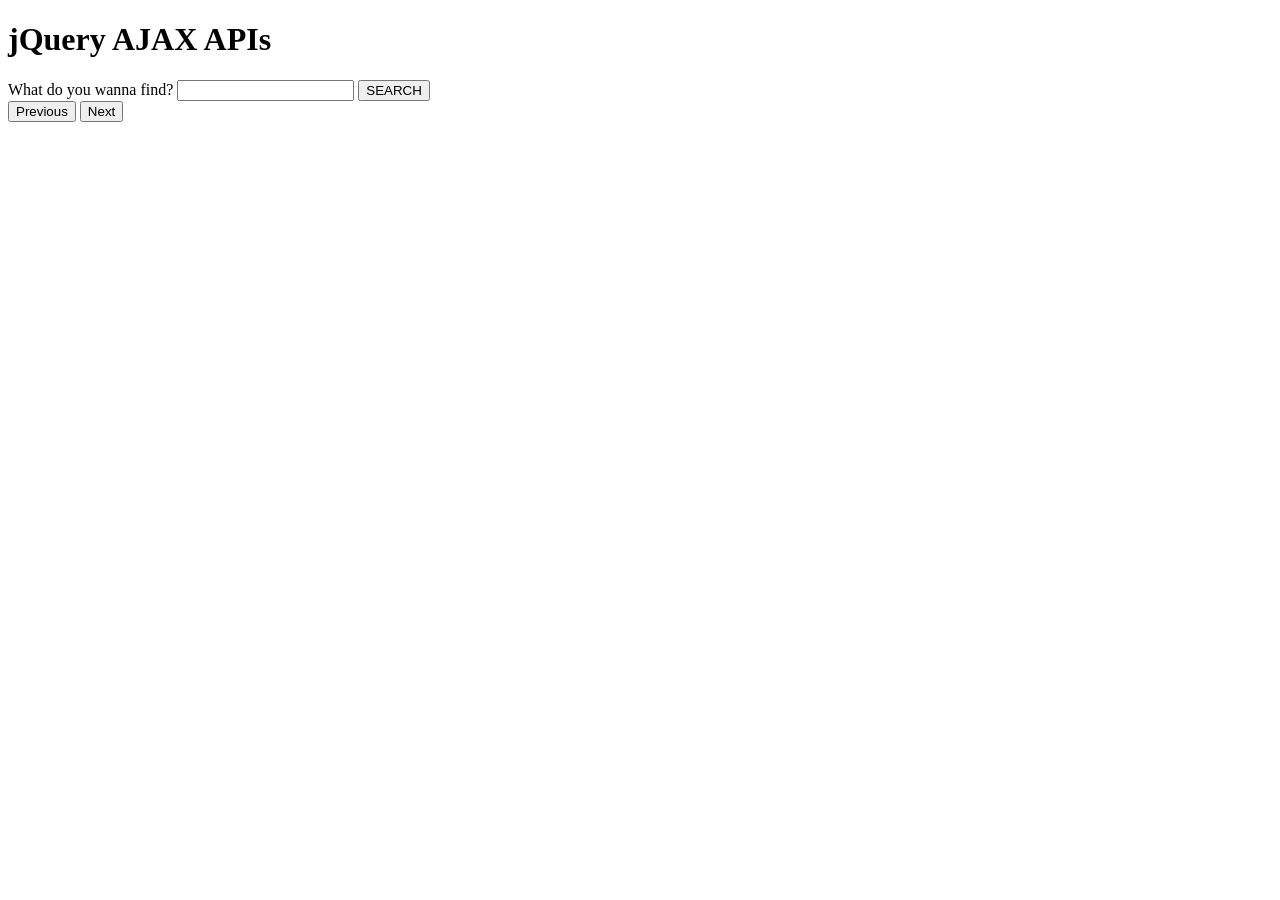
<file: ajaxapi/index.html>
<!DOCTYPE html>
<html lang="en">

<head>
    <meta charset="UTF-8">
    <title>jQury, AJAX & JSON</title>
</head>

<style>
    .popup{
        background-color: black;
        position:absolute;
        border:solid 2px white;
        width:600px;
        min-height: auto;
        z-index:5000;
        top: 100px;
        margin-left:auto;
        margin-right: auto;
        left:0;
        right: 0;
    }
    
    .overlayBg{
        background-color: #333;
        opacity:0.5;
        position: absolute;
        z-index: 1000;
        top:0px;
        left:0px;
        width:100%;
        min-height: 100%
    }
    
</style>

<body>
    <h1>jQuery AJAX APIs</h1>
    What do you wanna find?
    <input type="text" id="search" name="search">

    <button type="button" id="searchButton">SEARCH</button>
    <div class="buttonOptions">
        <input type="button" class="tokenClass" value="Previous">
        <input type="button" class="tokenClass" value="Next">
    </div>
    <div id="output"></div>
    <div class="overlayBg"></div>
    <div class="popup">
        
        <iframe width="560" height="315" src="https://www.youtube.com/embed/5dsGWM5XGdg" frameborder="0" allow="autoplay; encrypted-media" allowfullscreen></iframe>
    </div>

    <script src="https://ajax.googleapis.com/ajax/libs/jquery/3.3.1/jquery.min.js"></script>

    <script>
        var pageToken = {};
        $(document).ready(function() {
            $('.popup').hide()
            $('.overlayBg').hide()

            $('#searchButton').click(function() {
                searchYoutube();

            })
            $('.tokenClass').click(function() {
                pageToken.current = $(this).val() == 'Next' ? pageToken.nextPage : pageToken.prevPage;
                searchYoutube();
            })

            $('.overlayBg').click(function() {
                $('.popup').hide()
                $('.overlayBg').hide()

            })

            $('#output').on('click', '.thumbnail', function() {
                $('.popup').show()
                $('.overlayBg').show();
                $(window).scrollTop(0)
                $('.popup iframe').attr('src', 'https://www.youtube.com/embed/' + $(this).attr('videoID'));
            })
        })

        function searchYoutube() {

            $.ajax({
                url: 'https://www.googleapis.com/youtube/v3/search',
                dataType: 'json',
                type: 'GET',
                data: {
                    key: 'AIzaSyAdRBajkqcK6RYprQZ6OzNS5u7cffqZB6A',
                    q: $('#search').val(),
                    part: 'snippet',
                    maxResults: 5,
                    pageToken: pageToken.current //"CBkQAA"
                }
            }).done(function(data) {

                pageToken.nextPage = data.nextPageToken;
                pageToken.prevPage = data.prevPageToken;

                var html = "";
                $.each(data['items'], function(index, value) {
                    html += '<div><div class="title">' + value.snippet.title + '</div>';
                    html += '<div><div class="url"><a href="https://www.youtube.com/watch?v=' + value.id.videoId + ' " target="_blank">' + value.id.videoId + '</a></div>';
                    html += '<div><img class="thumbnail" src="' + value.snippet.thumbnails.medium.url + '"videoID="' + value.id.videoId + '" ></div>';
                    html += '</div>';
                    //                    console.log(value.snippet.title);
                    //                    console.log(value.id.videoId);
                    //                    console.log(value.snippet.thumbnails.medium.url);
                })
                $('#output').html(html);
            })

        }
    </script>
</body>

</html>
</file>
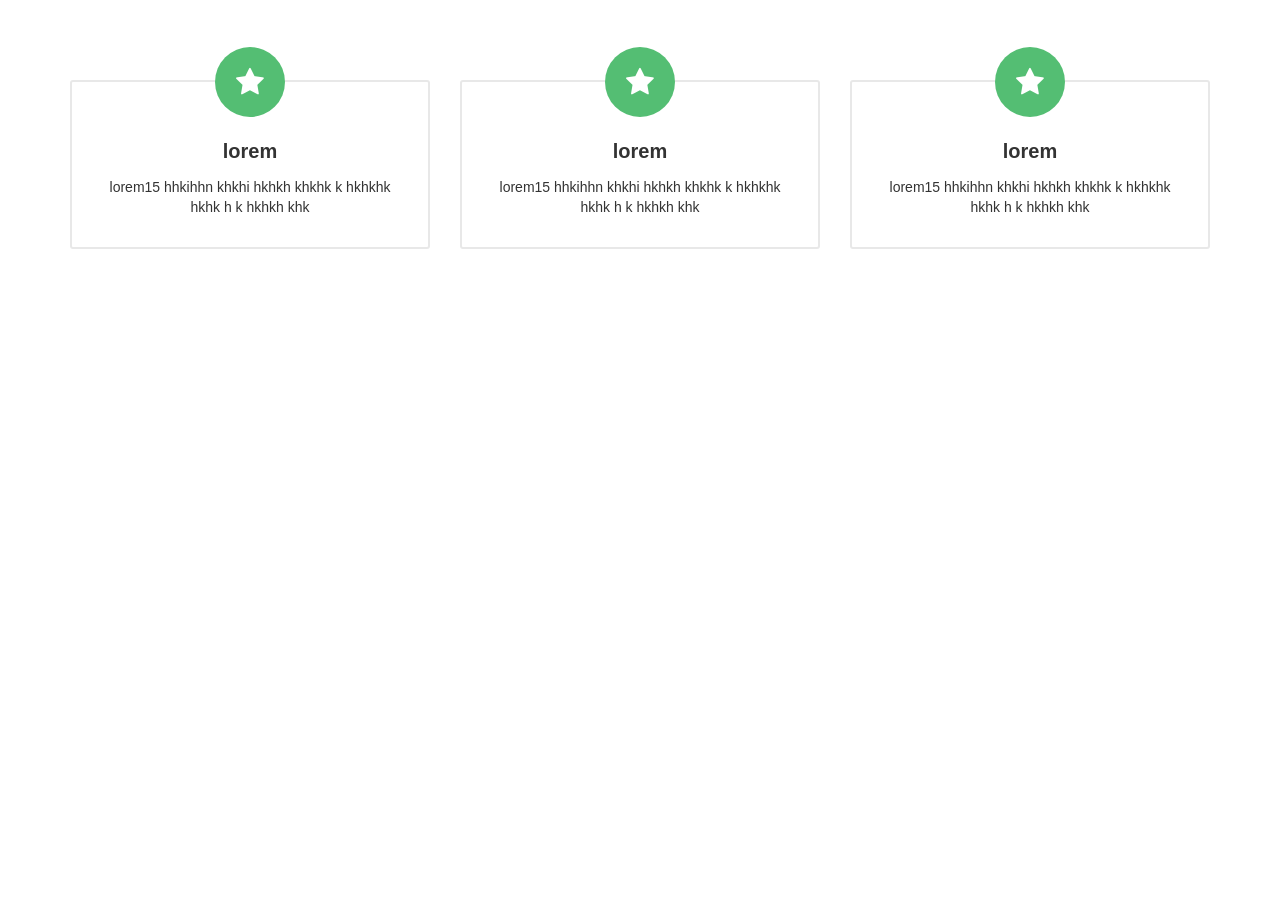
<file: class-one/index.html>
<!DOCTYPE html>
<html lang="en">
	<head>
		<meta charset="UTF-8">
		<title>Quickstart Pack</title>
		<link rel="stylesheet" type="text/css" href="assets/css/bootstrap.min.css">
		<link rel="stylesheet" type="text/css" href="assets/css/font-awesome.min.css">
		<link rel="stylesheet" type="text/css" href="assets/css/style.css">
		<script src="assets/js/jquery-1.12.4.min.js"></script>
	</head>

	<body>
		<script src="assets/js/bootstrap.min.js"></script>
		<div class="section-padding">
			<div class="container">
				<div class="row">
					<div class="col-md-4">
						<a class="single-service-box" href="">
							<i class="fa fa-star service-icon"></i>
							<h3>lorem</h3>
							<p>lorem15 hhkihhn khkhi hkhkh khkhk k hkhkhk  hkhk h k hkhkh khk</p>
						</a>
					</div>
					<div class="col-md-4">
						<div class="single-service-box" >
							<i class="fa fa-star service-icon"></i>
							<h3>lorem</h3>
							<p>lorem15 hhkihhn khkhi hkhkh khkhk k hkhkhk  hkhk h k hkhkh khk</p>
						</div>
					</div>
					<div class="col-md-4">
						<a class="single-service-box" href="">
							<i class="fa fa-star service-icon"></i>
							<h3>lorem</h3>
							<p>lorem15 hhkihhn khkhi hkhkh khkhk k hkhkhk  hkhk h k hkhkh khk</p>
						</a>
					</div>
				</div>
			</div>
		</div>

	</body>
</html>
</file>
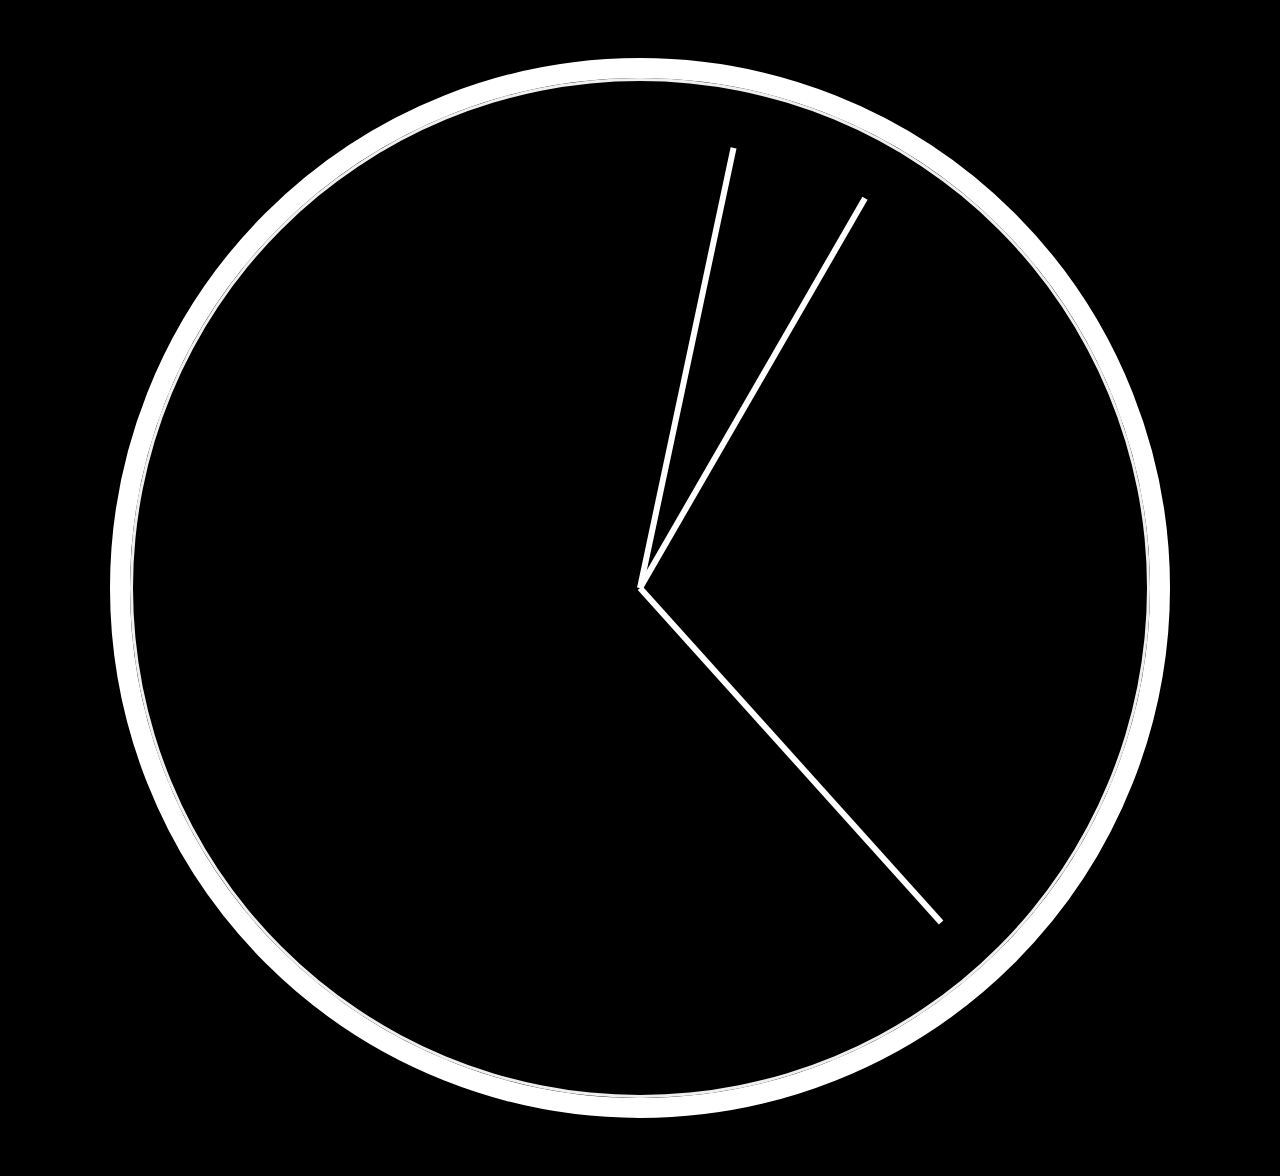
<file: clock/index.html>
<html>

<head>

	<title>JS30 | Proj2 | Clock</title>

	<link href="assets/style.css" rel=" stylesheet" type="text/css">

</head>

<body> 

	<div class="clock">

		<div class="clock-face">

			<div class="hand hour-hand"></div>
			<div class="hand min-hand"></div>
			<div class="hand second-hand"></div>

		</div>

	</div>

	<script src="assets/main.js"></script>

</body>

</html>
</file>
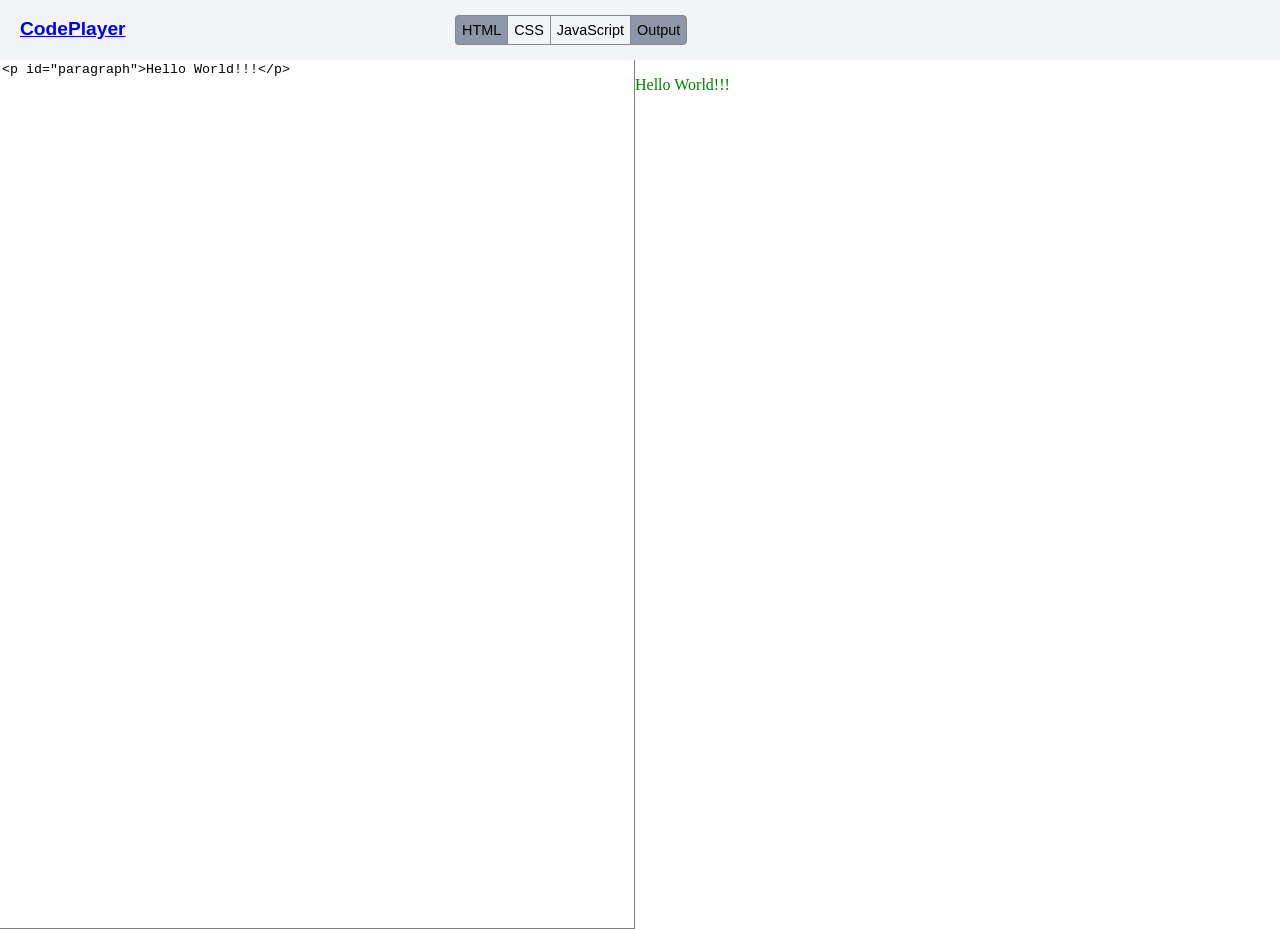
<file: CodePlayer/index.html>
<!DOCTYPE html>

<html lang="en">

<head>
    <meta charset="UTF-8">
    
    <title>CodePlayer</title>
    
    <script src="https://ajax.googleapis.com/ajax/libs/jquery/3.3.1/jquery.min.js"></script>
    
    <link rel="stylesheet" href="style.css" type="text/css">
    
</head>

<body>
   
    <header>
       
        <div id="logo" title="Write Code instantly"><a href="index.html">CodePlayer</a></div>
        
        <div id="buttonContainer">
            
            <div class="toggleButton active" id="html" title="Write HTML instatnly">HTML</div>
            
            <div class="toggleButton" id="css" title="Write CSS instatnly">CSS</div>
            
            <div class="toggleButton" id="javascript" title="Write JS instatnly">JavaScript</div>
            
            <div class="toggleButton active" id="output" title="See instat output">Output</div>
            
        </div>
        
    </header>
    
    <div id="bodyContainer">
        
        <textarea name="" id="htmlPanel" cols="50" class="panel"><p id="paragraph">Hello World!!!</p></textarea>
        
        <textarea name="" id="cssPanel" cols="50" class="panel hidden">p {color: green;}</textarea>
        
        <textarea name="" id="javascriptPanel" cols="50" class="panel hidden">//document.getElementById("paragraph").innerHTML="Hi World!!!";</textarea>
        
        <iframe src="" frameborder="0" id="outputPanel" class="panel"></iframe>
        
    </div>
    
    <script type="text/javascript" src="jquery.js"></script>
    
</body>

</html>
</file>
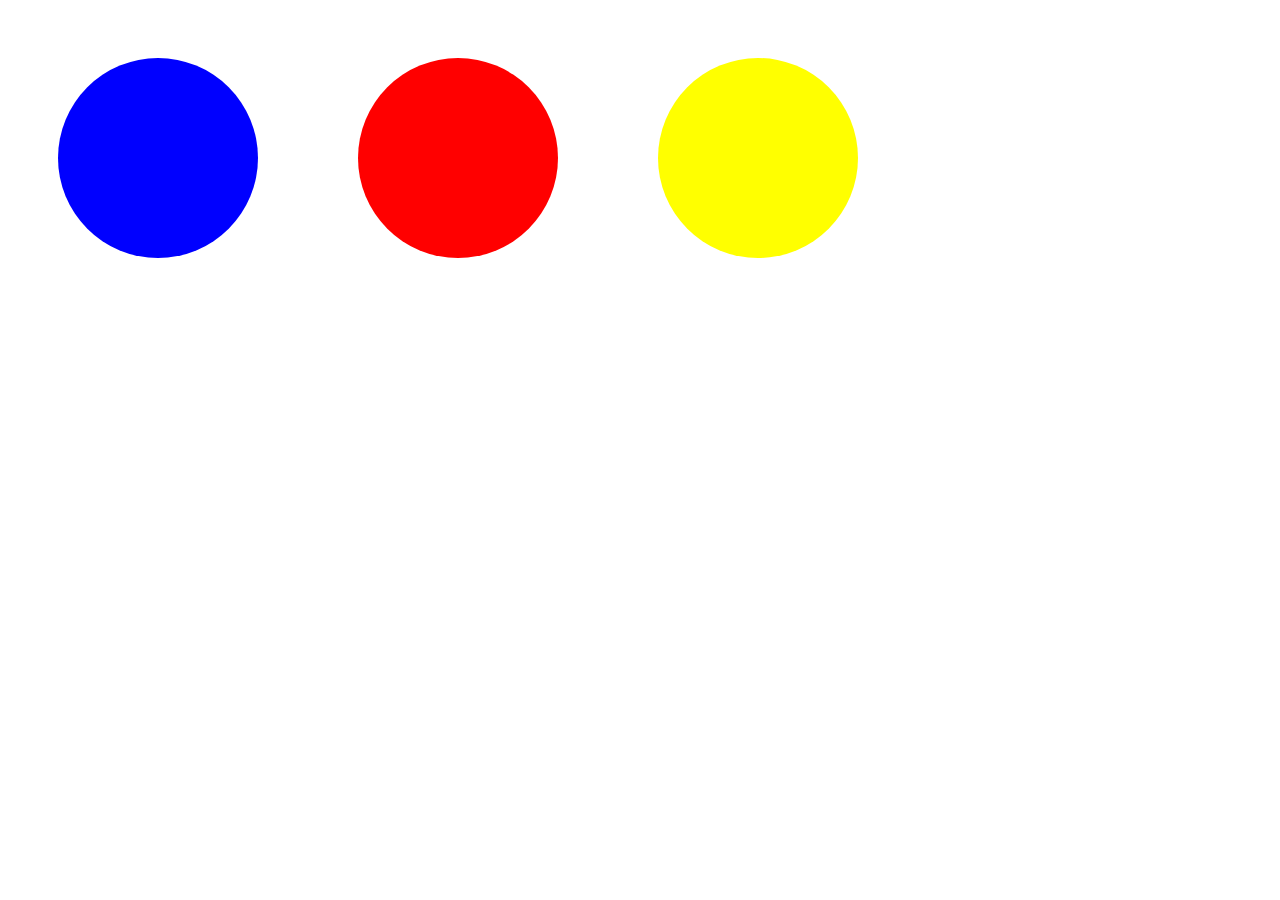
<file: disappearing-circles/index.html>
<!DOCTYPE html>
<html lang="en">
<head>
    <meta charset="UTF-8">
    <title>Disappearing Circles</title>
    <style>
        .circle{
            width: 200px;
            height: 200px;
            border-radius: 50%;
            margin: 50px;
            float: left;
        } 
        #redcircle{
            background-color: red;
        }
        #bluecircle{
            background-color: blue;
        }
        #yellowcircle{
            background-color: yellow;
        }
    </style>
</head>
<body>
    <div class="container">
        <div class="circle" id="bluecircle"></div>
        <div class="circle" id="redcircle"></div>
        <div class="circle" id="yellowcircle"></div>
    </div>
    <script type="text/javascript">
        
        document.getElementById("redcircle").onclick=function(){
        document.getElementById("redcircle").style.display="none";
        }
        
        document.getElementById("yellowcircle").onclick=function(){
        document.getElementById("yellowcircle").style.display="none";
        }
        
        document.getElementById("bluecircle").onclick=function(){
        document.getElementById("bluecircle").style.display="none";
        }
    </script>
</body>
</html>
</file>
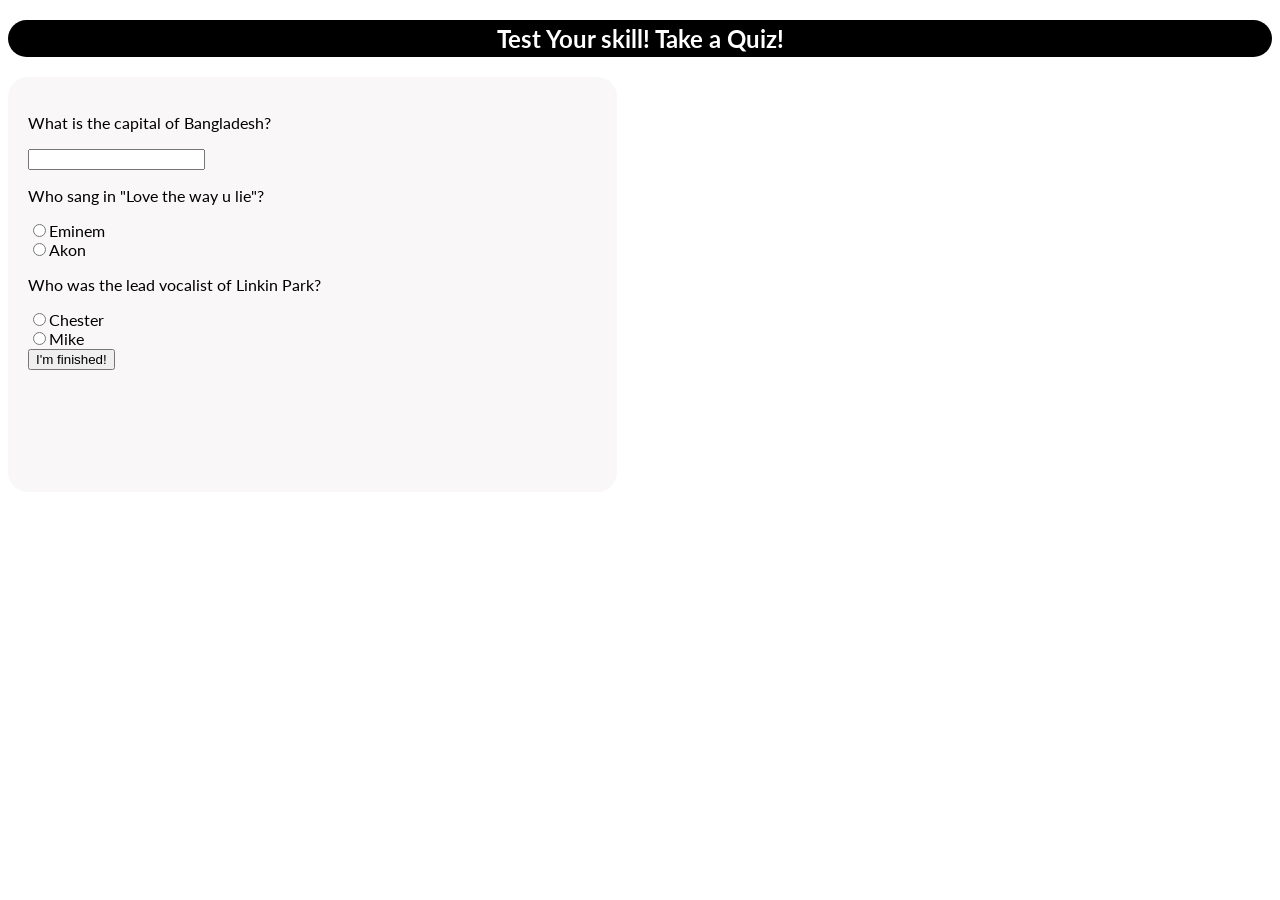
<file: quiz/index.html>
<!DOCTYPE html>
<html lang="en">
<head>
    <meta charset="UTF-8">
    <title>Quiz | Take a Test</title>
    <link rel="stylesheet" href="style.css" type="text/css">
    <link href="https://fonts.googleapis.com/css?family=Lato" rel="stylesheet">
</head>
<body>
   <h2>Test Your skill! Take a Quiz!</h2>
   <form id="quiz" name="quiz">
       <p>What is the capital of Bangladesh? </p>
       <input id="textbook" type="text" name="question1">
       
       <p>Who sang in "Love the way u lie"?</p>
       <input id="mc" type="radio" name="question2" value="Eminem">Eminem <br>
       <input id="mc" type="radio" name="question2" value="Akon">Akon <br>
       
       <p>Who was the lead vocalist of Linkin Park?</p>
       <input id="mc" type="radio" name="question3" value="Chester">Chester <br>
       <input id="mc" type="radio" name="question3" value="Mike">Mike <br>
       
       <input type="button" id="button" value="I'm finished!" onclick="check();" >
   </form>
   
   <div id="after-submit">
       <p id="number-correct">Great Job</p>
       <img id="picture">
   </div>
   
    <script src="main.js"></script>
</body>
</html>
</file>
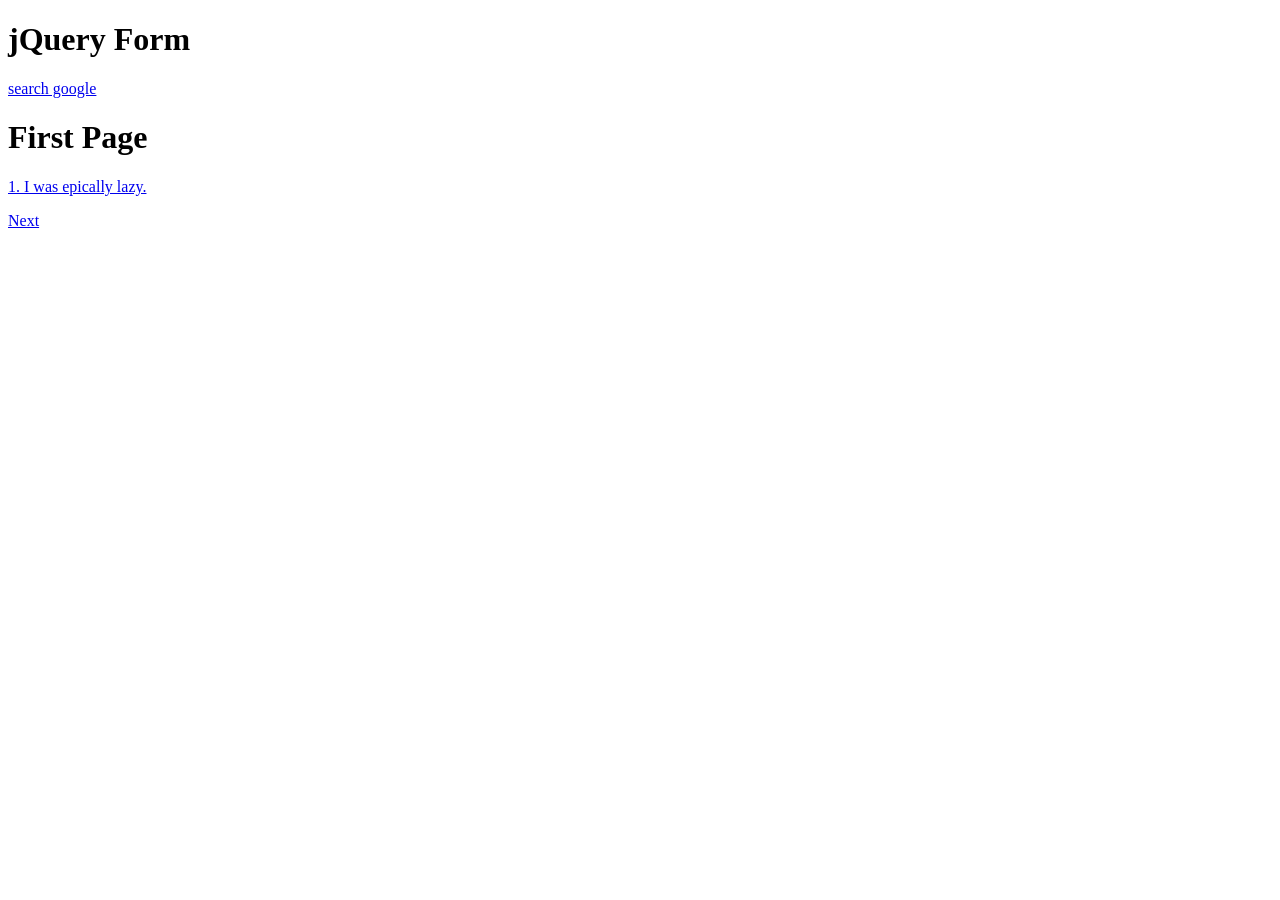
<file: simplejQuery/index.html>
<!DOCTYPE html>

<html lang="en">

<head>
   
    <meta charset="UTF-8">
    
    <title>jQuery | Simple Project</title>
    
</head>

<style>

    .hidden{
        
        display: none;
        
    }
    
    .disclose{
        
        display:block;
    }
    
</style>

<body>
    
    <h1>jQuery Form</h1>
    <a href="https://www.facebook.com/dailygoalcast/videos/722028668235448/">search google</a>
    <form action="">
        
        <div class="content">
           
<!--           first div-->
           
            <div class="step">
            
                <h1>First Page</h1>

                <p>
				 <a href="https://www.facebook.com/goalcast/videos/1437035046441535/?__xts__%5B0%5D=68.[base64]&__tn__=H-R">1. I was epically lazy.</a></p>

                <div>

                    <a href="#">Next</a>

                </div>
            
            </div>
            
<!--            second div-->
            
            <div class="step hiddenStep">
            
                <h1>Second Page</h1>

                <p>This is the Second Page</p>

                <div>

                    <a href="#">Next</a>

                </div>
            
            </div>
            
<!--            third div-->
            
            <div class="step hiddenStep">
            
                <h1>Third Page</h1>

                <p>This is the Third Page</p>

                <div>

                    <a href="#">Next</a>

                </div>
            
            </div>
            
        </div>
        
    </form>
    
    <script src="https://ajax.googleapis.com/ajax/libs/jquery/3.3.1/jquery.min.js"></script>
        
    <script>
    
        $(document).ready(function(){
            //[Task: 1]- Hiding the 2nd and 3rd Divs with jQuery & JS
            //jQuery
             $('.hiddenStep').addClass('hidden'); //or
            // $('.step').css('display','none');
            
//            Vanilla JS
//            var myClasses = document.querySelectorAll('.step');
//
//            for (i=0; i < myClasses.length; i++) {
//               // myClasses[i].className = "hidden"; //or
//                myClasses[i].classList.add('hidden');
//            }
            //[Task: 1]-Completed
            
            
            //[Task: 2]- Next Button
            $('a[href="#"]').click(function(event){
                event.preventDefault();
                //console.log( $(this) );
                var parent = $(this).closest('.step');
                //console.log( parent )                
                var mainContent = $('.content>.step');
                var index = mainContent.index(parent)+1;
                //console.log(index);
                parent.css('display','none');// for whatever reason, addClass doesn't work here :(
                mainContent.eq(index).addClass('disclose');
                
                
            })
            
            
            
        })
        
    </script>
         
</body>
         
</html>
</file>
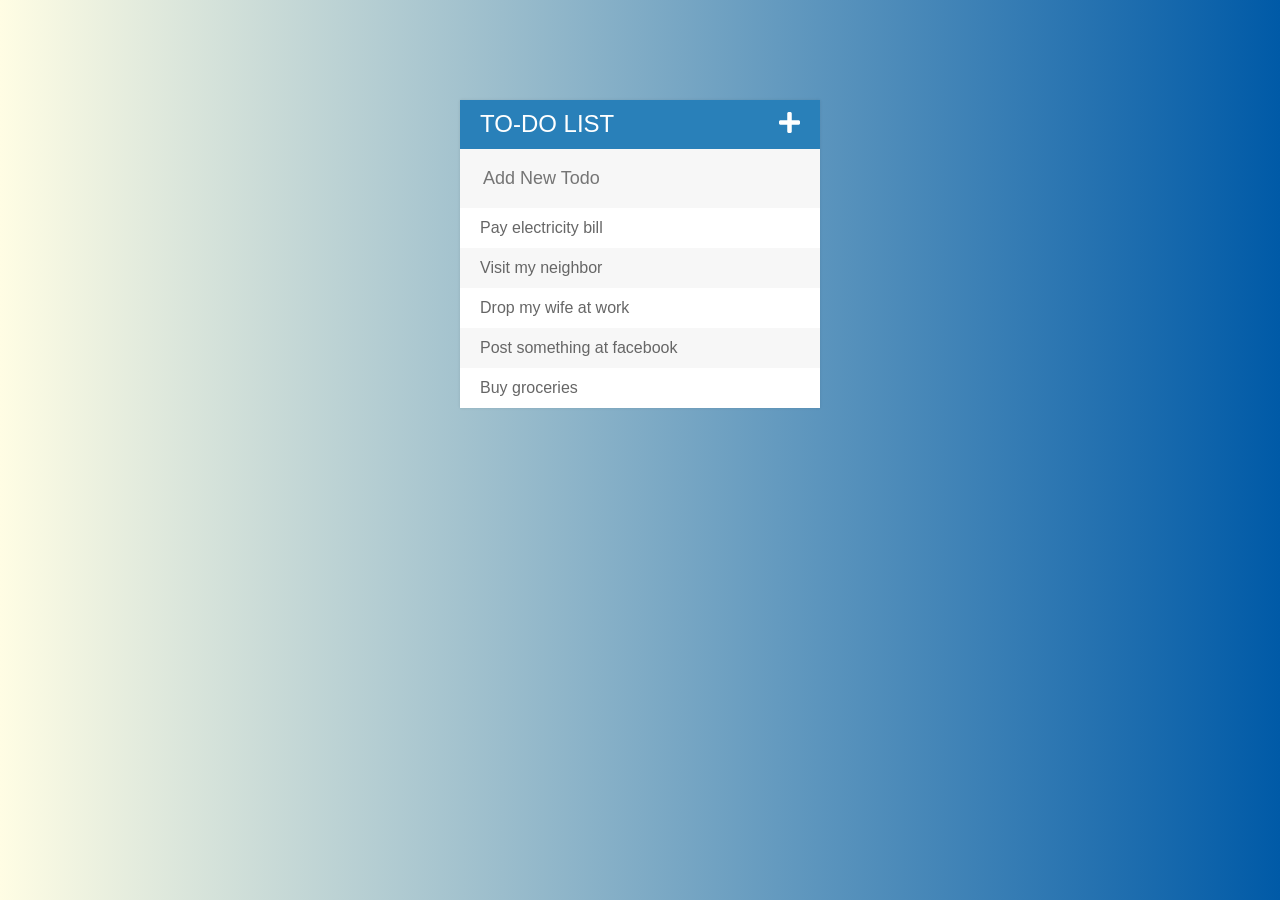
<file: todo/index.html>
<!doctype html>
<html lang="en">
  <head>
    <!-- Required meta tags -->
    <meta charset="utf-8">
    <meta name="viewport" content="width=device-width, initial-scale=1, shrink-to-fit=no">

    <!-- Bootstrap CSS -->
    <link rel="stylesheet" href="https://stackpath.bootstrapcdn.com/bootstrap/4.1.1/css/bootstrap.min.css" integrity="sha384-WskhaSGFgHYWDcbwN70/dfYBj47jz9qbsMId/iRN3ewGhXQFZCSftd1LZCfmhktB" crossorigin="anonymous">

    <title>Hello, world!</title>
<!--    Font Awesome-->
    <link rel="stylesheet" href="https://use.fontawesome.com/releases/v5.0.12/css/all.css" integrity="sha384-G0fIWCsCzJIMAVNQPfjH08cyYaUtMwjJwqiRKxxE/rx96Uroj1BtIQ6MLJuheaO9" crossorigin="anonymous">
    
<!--    custom CSS-->
    <link rel="stylesheet" href="assets/css/style.css">
  </head>
  <body>
    <div id="container">
        <h1>To-do List <i class="fa fa-plus"></i></h1>
        
        <input type="text" placeholder="Add New Todo">
        <ul>
            <li><span><i class="fas fa-trash-alt"></i> </span>Pay electricity bill</li>
            <li><span><i class="fas fa-trash-alt"></i> </span>Visit my neighbor</li>
            <li><span><i class="fas fa-trash-alt"></i> </span>Drop my wife at work</li>
            <li><span><i class="fas fa-trash-alt"></i> </span>Post something at facebook</li>
            <li><span><i class="fas fa-trash-alt"></i> </span>Buy groceries</li>
        </ul>
    </div>
    
    
    
    
    
    
    

    <!-- Optional JavaScript -->
    <!-- jQuery first, then Popper.js, then Bootstrap JS -->
    <script src="https://code.jquery.com/jquery-3.3.1.min.js" integrity="sha256-FgpCb/KJQlLNfOu91ta32o/NMZxltwRo8QtmkMRdAu8=" crossorigin="anonymous"></script>
    <script src="https://cdnjs.cloudflare.com/ajax/libs/popper.js/1.14.3/umd/popper.min.js" integrity="sha384-ZMP7rVo3mIykV+2+9J3UJ46jBk0WLaUAdn689aCwoqbBJiSnjAK/l8WvCWPIPm49" crossorigin="anonymous"></script>
    <script src="https://stackpath.bootstrapcdn.com/bootstrap/4.1.1/js/bootstrap.min.js" integrity="sha384-smHYKdLADwkXOn1EmN1qk/HfnUcbVRZyYmZ4qpPea6sjB/pTJ0euyQp0Mk8ck+5T" crossorigin="anonymous"></script>
    <script src="assets/js/main.js"></script>
  </body>
</html>
</file>
<file: class-one/assets/css/style.css>
/* Base CSS */
@import url('https://fonts.googleapis.com/css?family=Open+Sans:300,300i,400,400i,600,600i,700,700i,800')
a:focus,input:focus,textarea:focus,button:focus { outline: 0 solid }
a:hover { text-decoration: none }
img {
    max-width: 100%;
    height: auto;
}
h1,
h2,
h3,
h4,
h5,
h6 {
    margin: 0 0 15px;
    font-weight: 700;
}
body {
    font-family: 'Open Sans', sans-serif;
}
.section-padding{
    padding:80px 0;
}
.single-service-box {
    display: block;
    border: 2px solid #e8e8e8;
    border-radius: 3px;
    padding: 30px;
    text-align: center;
    position: relative;
    color: #333;
    padding-top: 58px;
}
.service-icon {
    position: absolute;
    width: 70px;
    height: 70px;
    color: #fff;
    background: #54be73;
    font-size: 30px;
    line-height: 70px;
    border-radius: 50%;
    left: 50%;
    margin-left: -35px;
    top: -35px;
}
.single-service-box p {
    margin: 0;
}

.single-service-box h3 {
    font-size: 20px;
}
.single-service-box:hover {
    color: #333;
}
</file>
<file: clock/assets/style.css>
html{
	background:black url(https://www.blackwallpaper.co/wp-content/uploads/2017/12/Black-Wallpaper-3.jpg);
	background-size: cover;
	font-family: 'helvetica neue';
	text-align: center;
	font-size: 30px;
}

body{
	font-size: 2rem;
	display: flex;
	flex: 1;
	min-height: 100vh;
	align-items: center;
}

.clock{
	width: 30rem;
	height: 30rem;
	border: 20px solid white;
	border-radius: 50%;
	margin: 50px auto;
	position: relative;
	padding: 2rem;
	box-shadow: 
	0 0 0px 4px rgba(0,0,0,0.1),
	inset 0 0 0 3px #EFEFEF,
	inset 0 0 10px black,
	0 0 10px rgba(0,0,0,0.2);
}

.clock-face{
	position:relative;
	width: 100%;
	height:100%;
	transform: translateY(-3px);/*account for the height of the clock hands*/
}

.hand{
	
	width: 50%;
	height: 6px;
	background:white;
	position:absolute;
	top:50%;
    transform-origin: 100%;
    transform:rotate(90deg);
    transition: all 0.05s;
    transition-timing-function: cubic-bezier(0.1 ,2.7,0.58,1);
}
</file>
<file: CodePlayer/style.css>
body{
    
    font-family: sans-serif;
    
    padding: 0;
    
    margin: 0;
    
}

header{
    
    width: 100%;
    
    background-color: #f2f4f7;
    
    padding: 15px;
    
    height: 30px;
   
}

#logo{
    
    float: left;
    
    font-weight: bold;
    
    font-size: 120%;
    
    padding: 3px 5px;
}

#buttonContainer{
    
    width: 400px;
    
    margin: 0 auto;
    
}

.toggleButton{
   
    float: left;
    
    border: 1px solid #858789;
    
    padding: 6px;
    
    border-right: none;
    
    font-size: 90%;
} 

#html{
    
    border-top-left-radius: 4px;
    border-bottom-left-radius: 4px;
}

#output{
    
    border-top-right-radius: 4px;
    border-bottom-right-radius: 4px;
    border-right: 1px solid #858789;
}

.active{
    
/*    background-color: #e8f7fc;*/
    background-color: #8d97a8;
}

.highlightedButton{
    
    background-color: #8d97a8;
    color: white;
}

/*Textarea*/

textarea{
    
    border-top: none;
    border-color: grey;
    width: 50%;
    height: 100%;
    resize: none;
}

.panel{
    
    float: left;
    width: 50%;
    border-left: none;
}

iframe{
    
    border: none;
    
}

.hidden{
    
    display: none;
}
</file>
<file: quiz/style.css>
body{
    font-family:"Lato", sans-serif; 
    }
h2{
    background-color: black;
    color: white;
    padding: 4px;
    text-align: center;
    border-radius: 20px;
}

form{
    background-color: #efebeb63;
    padding: 20px;
    width:45%;
    border-radius: 20px;
    float: left;
    height: 375px;
   
    
}
img{width:375px;
    height:260px;
    box-sizing: border-box;
    display: block;
    margin-left: auto;
    margin-right: auto
}
#after-submit{
    text-align: center;
    visibility: hidden;
    background-color: #efebeb63;
    padding:20px;
    margin-left: 10px;
    width: 45%;
    float: right;
    border-radius: 20px;
    height: 375px;
    
}
</file>
<file: todo/assets/css/style.css>
body{
    background: #005AA7;  /* fallback for old browsers */
    background: -webkit-linear-gradient(to right, #FFFDE4, #005AA7);  /* Chrome 10-25, Safari 5.1-6 */
    background: linear-gradient(to right, #FFFDE4, #005AA7); /* W3C, IE 10+/ Edge, Firefox 16+, Chrome 26+, Opera 12+, Safari 7+ */

}

h1{
    background-color: #2980b9;
    color: white;
    margin: 0;
    padding: 10px 20px;
    text-transform: uppercase;
    font-size: 24px;
    font-weight: normal;
}


input{
    font-size: 18px;
    background-color: #f7f7f7;
    width: 100%;
    padding: 13px 13px 13px 20px;
    box-sizing: border-box;
    color: #2980b9;
    border: 3px solid rgba(0,0,0,0);
}

input:focus{
    outline: none;
    background-color: white;
    border: 3px solid #2980b9;
}

ul {
    list-style: none;
    margin: 0;
    padding: 0;
}

li{
    background-color: white;
    height: 40px;
    line-height: 40px;
    color: #666;
}

li:nth-child(2n){
    background-color: #f7f7f7;
} 


span{
    background-color: #e74c3c;
    height: 40px;
    margin-right: 20px;
    text-align: center;
    color: #fff;
    width: 0;
    display: inline-block;
    transition: 0.2s linear;
    opacity: 0;
}

li:hover span{
    width: 40px;
    opacity: 1.0;
}

.fa-plus{
    float: right;
}

#container {
    width: 360px;
    margin: 100px auto;
    box-shadow: 0 0 3px rgba(0,0,0,0.1);
    background: #f7f7f7;
}

.clickedLi {
    text-decoration: line-through;
        color: gray;
}
</file>
